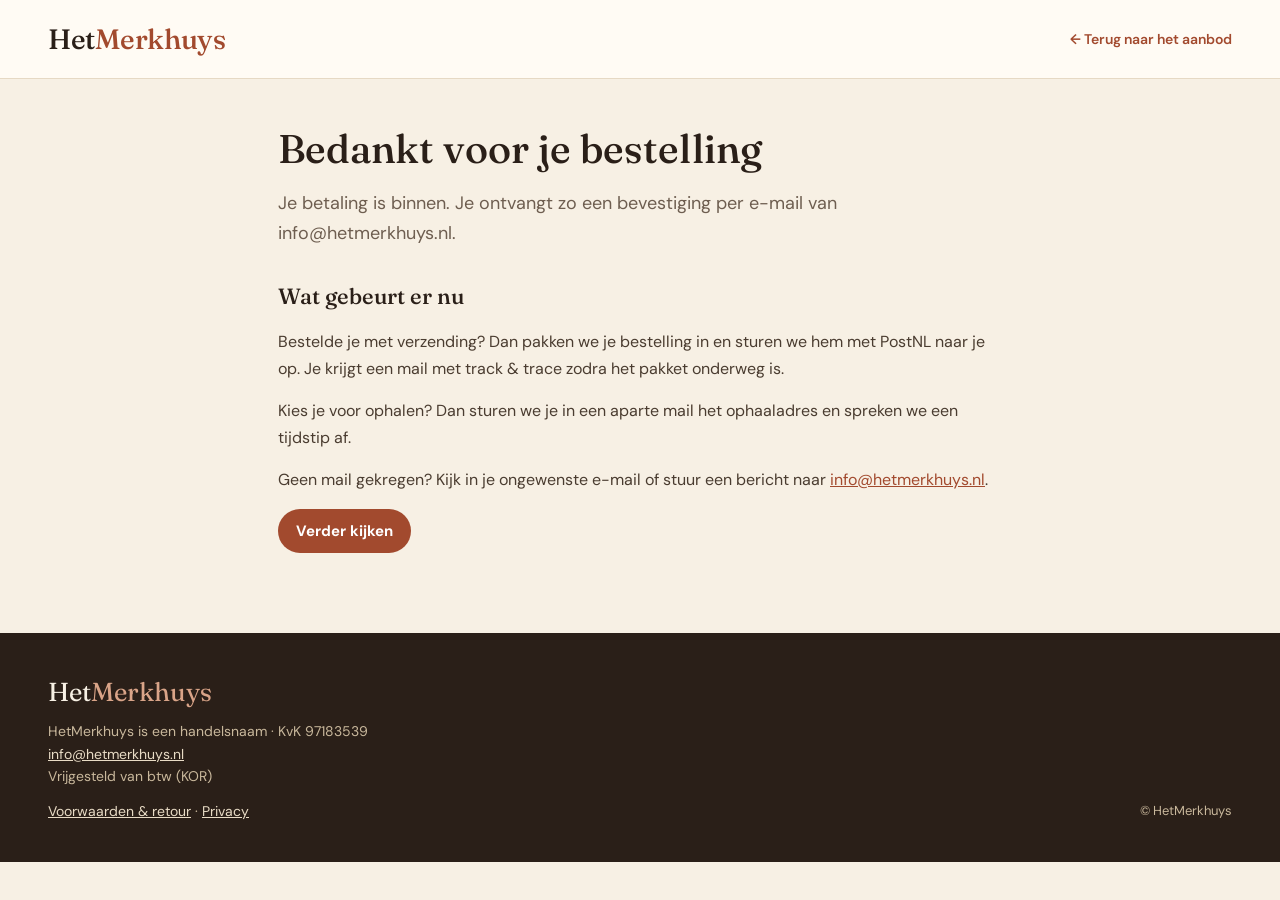
<file: bedankt.html>
<!DOCTYPE html>
<html lang="nl">
<head>
<meta charset="UTF-8">
<meta name="viewport" content="width=device-width, initial-scale=1.0">
<meta name="robots" content="noindex">
<title>Bedankt voor je bestelling — HetMerkhuys</title>
<link rel="preconnect" href="https://fonts.googleapis.com">
<link rel="preconnect" href="https://fonts.gstatic.com" crossorigin>
<link href="https://fonts.googleapis.com/css2?family=Fraunces:opsz,wght@9..144,400;9..144,500;9..144,600&family=DM+Sans:wght@400;500;600;700&display=swap" rel="stylesheet">
<link rel="stylesheet" href="style.css">
</head>
<body>
<header class="site-header">
  <div class="wrap header__inner">
    <a href="index.html" class="logo">Het<span>Merkhuys</span></a>
    <a class="legal__back" href="index.html">&larr; Terug naar het aanbod</a>
  </div>
</header>
<main class="wrap legal">
  <h1>Bedankt voor je bestelling</h1>
  <p class="legal__lead">Je betaling is binnen. Je ontvangt zo een bevestiging per e-mail van info@hetmerkhuys.nl.</p>
  <h2>Wat gebeurt er nu</h2>
  <p>Bestelde je met verzending? Dan pakken we je bestelling in en sturen we hem met PostNL naar je op. Je krijgt een mail met track &amp; trace zodra het pakket onderweg is.</p>
  <p>Kies je voor ophalen? Dan sturen we je in een aparte mail het ophaaladres en spreken we een tijdstip af.</p>
  <p>Geen mail gekregen? Kijk in je ongewenste e-mail of stuur een bericht naar <a href="mailto:info@hetmerkhuys.nl">info@hetmerkhuys.nl</a>.</p>
  <p><a class="btn" href="index.html">Verder kijken</a></p>
</main>
<footer class="site-footer">
  <div class="wrap footer__inner">
    <div>
      <div class="footer__logo">Het<span>Merkhuys</span></div>
      <p>HetMerkhuys is een handelsnaam &middot; KvK 97183539<br>
      <a href="mailto:info@hetmerkhuys.nl">info@hetmerkhuys.nl</a><br>
      Vrijgesteld van btw (KOR)</p>
      <p class="footer__links"><a href="voorwaarden.html">Voorwaarden &amp; retour</a> &middot; <a href="privacy.html">Privacy</a></p>
    </div>
    <p class="footer__note">&copy; HetMerkhuys</p>
  </div>
</footer>
<script>
  // Mandje leegmaken na een geslaagde bestelling.
  try { window.localStorage.removeItem("hetmerkhuys-cart-v2"); } catch (e) {}
</script>
</body>
</html>
</file>
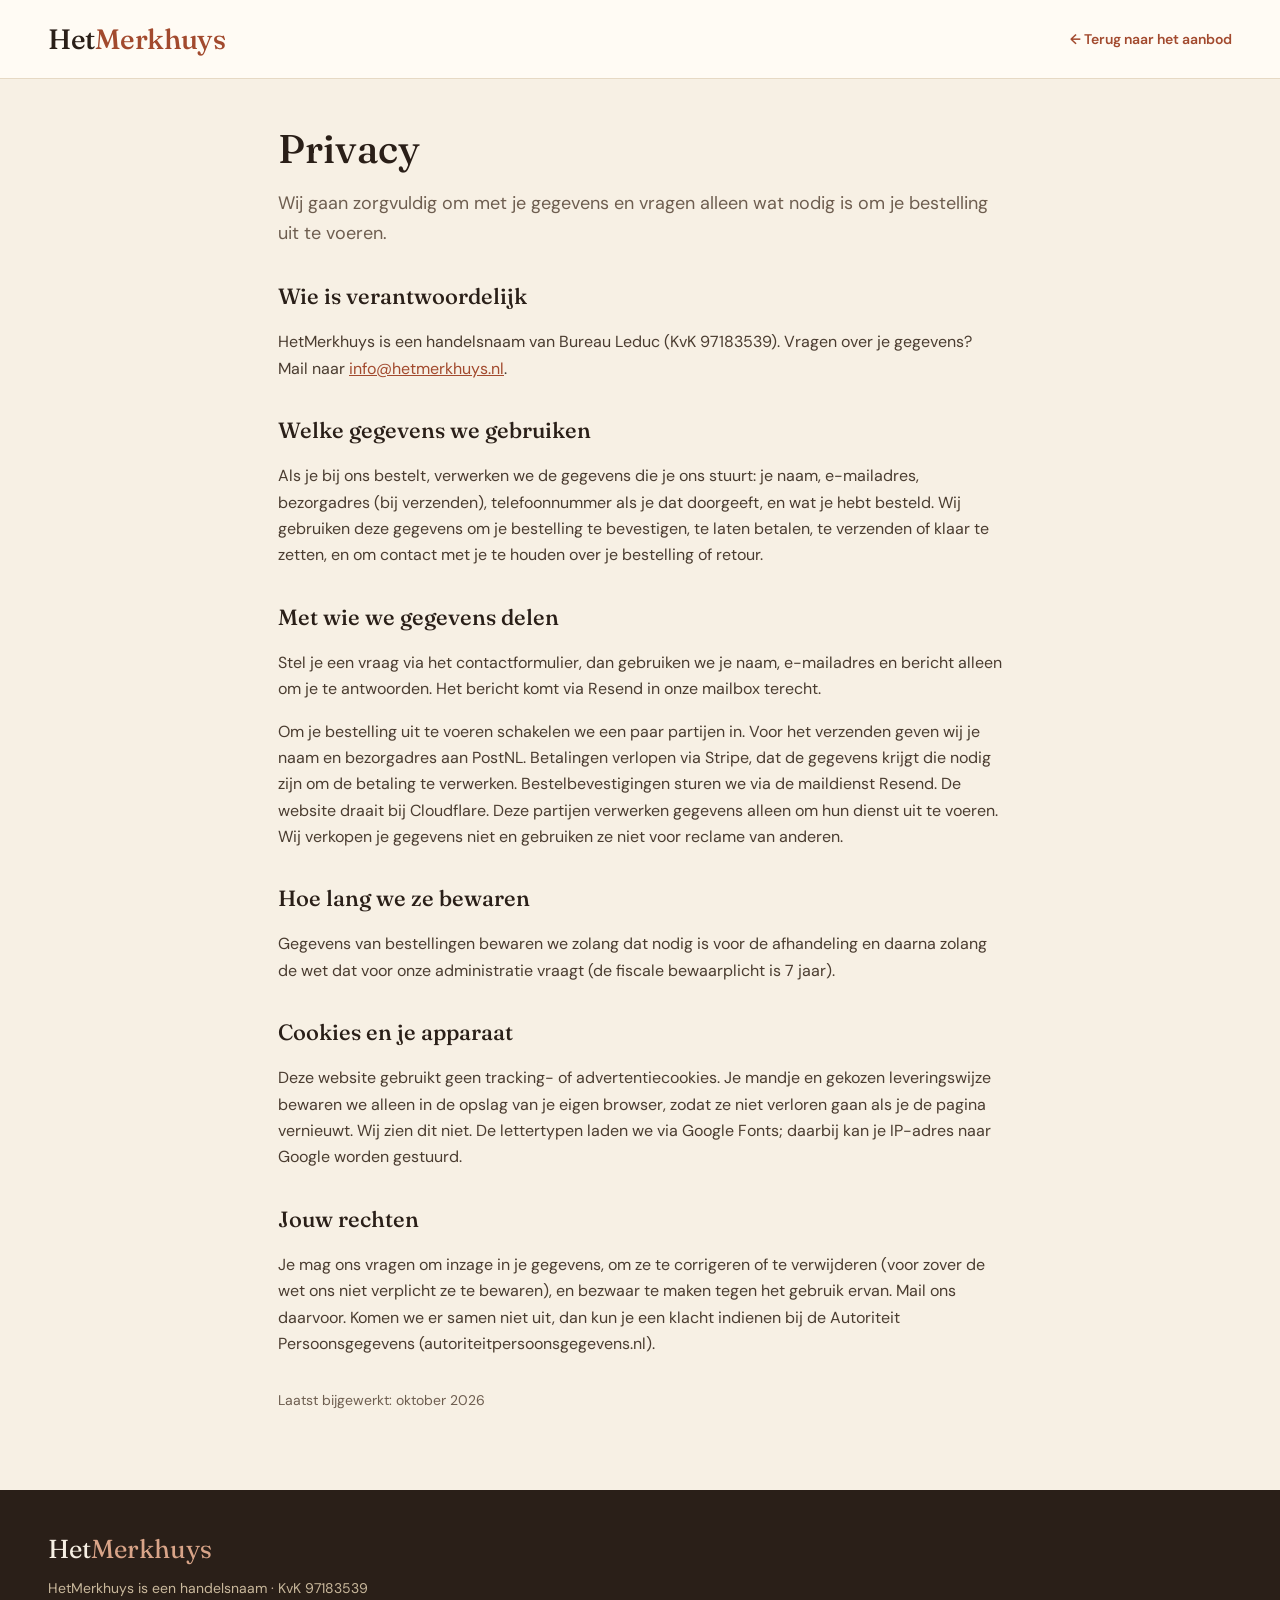
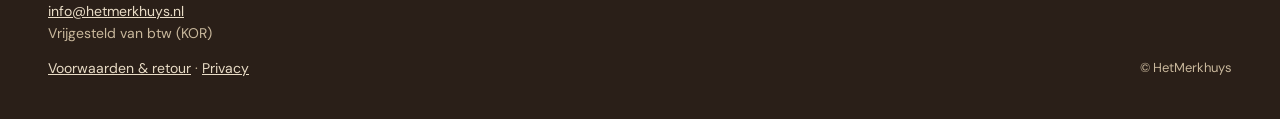
<file: privacy.html>
<!DOCTYPE html>
<html lang="nl">
<head>
<meta charset="UTF-8">
<meta name="viewport" content="width=device-width, initial-scale=1.0">
<title>Privacy — HetMerkhuys</title>
<meta name="description" content="Hoe HetMerkhuys omgaat met je gegevens.">
<link rel="preconnect" href="https://fonts.googleapis.com">
<link rel="preconnect" href="https://fonts.gstatic.com" crossorigin>
<link href="https://fonts.googleapis.com/css2?family=Fraunces:opsz,wght@9..144,400;9..144,500;9..144,600&family=DM+Sans:wght@400;500;600;700&display=swap" rel="stylesheet">
<link rel="icon" href="data:image/svg+xml,%3Csvg xmlns='http://www.w3.org/2000/svg' viewBox='0 0 100 100'%3E%3Crect width='100' height='100' rx='18' fill='%232A1F18'/%3E%3Ctext x='50' y='70' font-size='60' text-anchor='middle' fill='%23F7F0E4' font-family='Georgia,serif'%3EH%3C/text%3E%3C/svg%3E">
<link rel="stylesheet" href="style.css">
</head>
<body>
<header class="site-header">
  <div class="wrap header__inner">
    <a href="index.html" class="logo">Het<span>Merkhuys</span></a>
    <a class="legal__back" href="index.html">&larr; Terug naar het aanbod</a>
  </div>
</header>
<main class="wrap legal">
<h1>Privacy</h1>
<p class="legal__lead">Wij gaan zorgvuldig om met je gegevens en vragen alleen wat nodig is om je bestelling uit te voeren.</p>

<h2>Wie is verantwoordelijk</h2>
<p>HetMerkhuys is een handelsnaam van Bureau Leduc (KvK 97183539). Vragen over je gegevens? Mail naar <a href="mailto:info@hetmerkhuys.nl">info@hetmerkhuys.nl</a>.</p>

<h2>Welke gegevens we gebruiken</h2>
<p>Als je bij ons bestelt, verwerken we de gegevens die je ons stuurt: je naam, e-mailadres, bezorgadres (bij verzenden), telefoonnummer als je dat doorgeeft, en wat je hebt besteld. Wij gebruiken deze gegevens om je bestelling te bevestigen, te laten betalen, te verzenden of klaar te zetten, en om contact met je te houden over je bestelling of retour.</p>

<h2>Met wie we gegevens delen</h2>
<p>Stel je een vraag via het contactformulier, dan gebruiken we je naam, e-mailadres en bericht alleen om je te antwoorden. Het bericht komt via Resend in onze mailbox terecht.</p>
<p>Om je bestelling uit te voeren schakelen we een paar partijen in. Voor het verzenden geven wij je naam en bezorgadres aan PostNL. Betalingen verlopen via Stripe, dat de gegevens krijgt die nodig zijn om de betaling te verwerken. Bestelbevestigingen sturen we via de maildienst Resend. De website draait bij Cloudflare. Deze partijen verwerken gegevens alleen om hun dienst uit te voeren. Wij verkopen je gegevens niet en gebruiken ze niet voor reclame van anderen.</p>

<h2>Hoe lang we ze bewaren</h2>
<p>Gegevens van bestellingen bewaren we zolang dat nodig is voor de afhandeling en daarna zolang de wet dat voor onze administratie vraagt (de fiscale bewaarplicht is 7 jaar).</p>

<h2>Cookies en je apparaat</h2>
<p>Deze website gebruikt geen tracking- of advertentiecookies. Je mandje en gekozen leveringswijze bewaren we alleen in de opslag van je eigen browser, zodat ze niet verloren gaan als je de pagina vernieuwt. Wij zien dit niet. De lettertypen laden we via Google Fonts; daarbij kan je IP-adres naar Google worden gestuurd.</p>

<h2>Jouw rechten</h2>
<p>Je mag ons vragen om inzage in je gegevens, om ze te corrigeren of te verwijderen (voor zover de wet ons niet verplicht ze te bewaren), en bezwaar te maken tegen het gebruik ervan. Mail ons daarvoor. Komen we er samen niet uit, dan kun je een klacht indienen bij de Autoriteit Persoonsgegevens (autoriteitpersoonsgegevens.nl).</p>
<p class="legal__date">Laatst bijgewerkt: oktober 2026</p>
</main>
<footer class="site-footer">
  <div class="wrap footer__inner">
    <div>
      <div class="footer__logo">Het<span>Merkhuys</span></div>
      <p>HetMerkhuys is een handelsnaam &middot; KvK 97183539<br>
      <a href="mailto:info@hetmerkhuys.nl">info@hetmerkhuys.nl</a><br>
      Vrijgesteld van btw (KOR)</p>
      <p class="footer__links"><a href="voorwaarden.html">Voorwaarden &amp; retour</a> &middot; <a href="privacy.html">Privacy</a></p>
    </div>
    <p class="footer__note">&copy; HetMerkhuys</p>
  </div>
</footer>
</body>
</html>
</file>
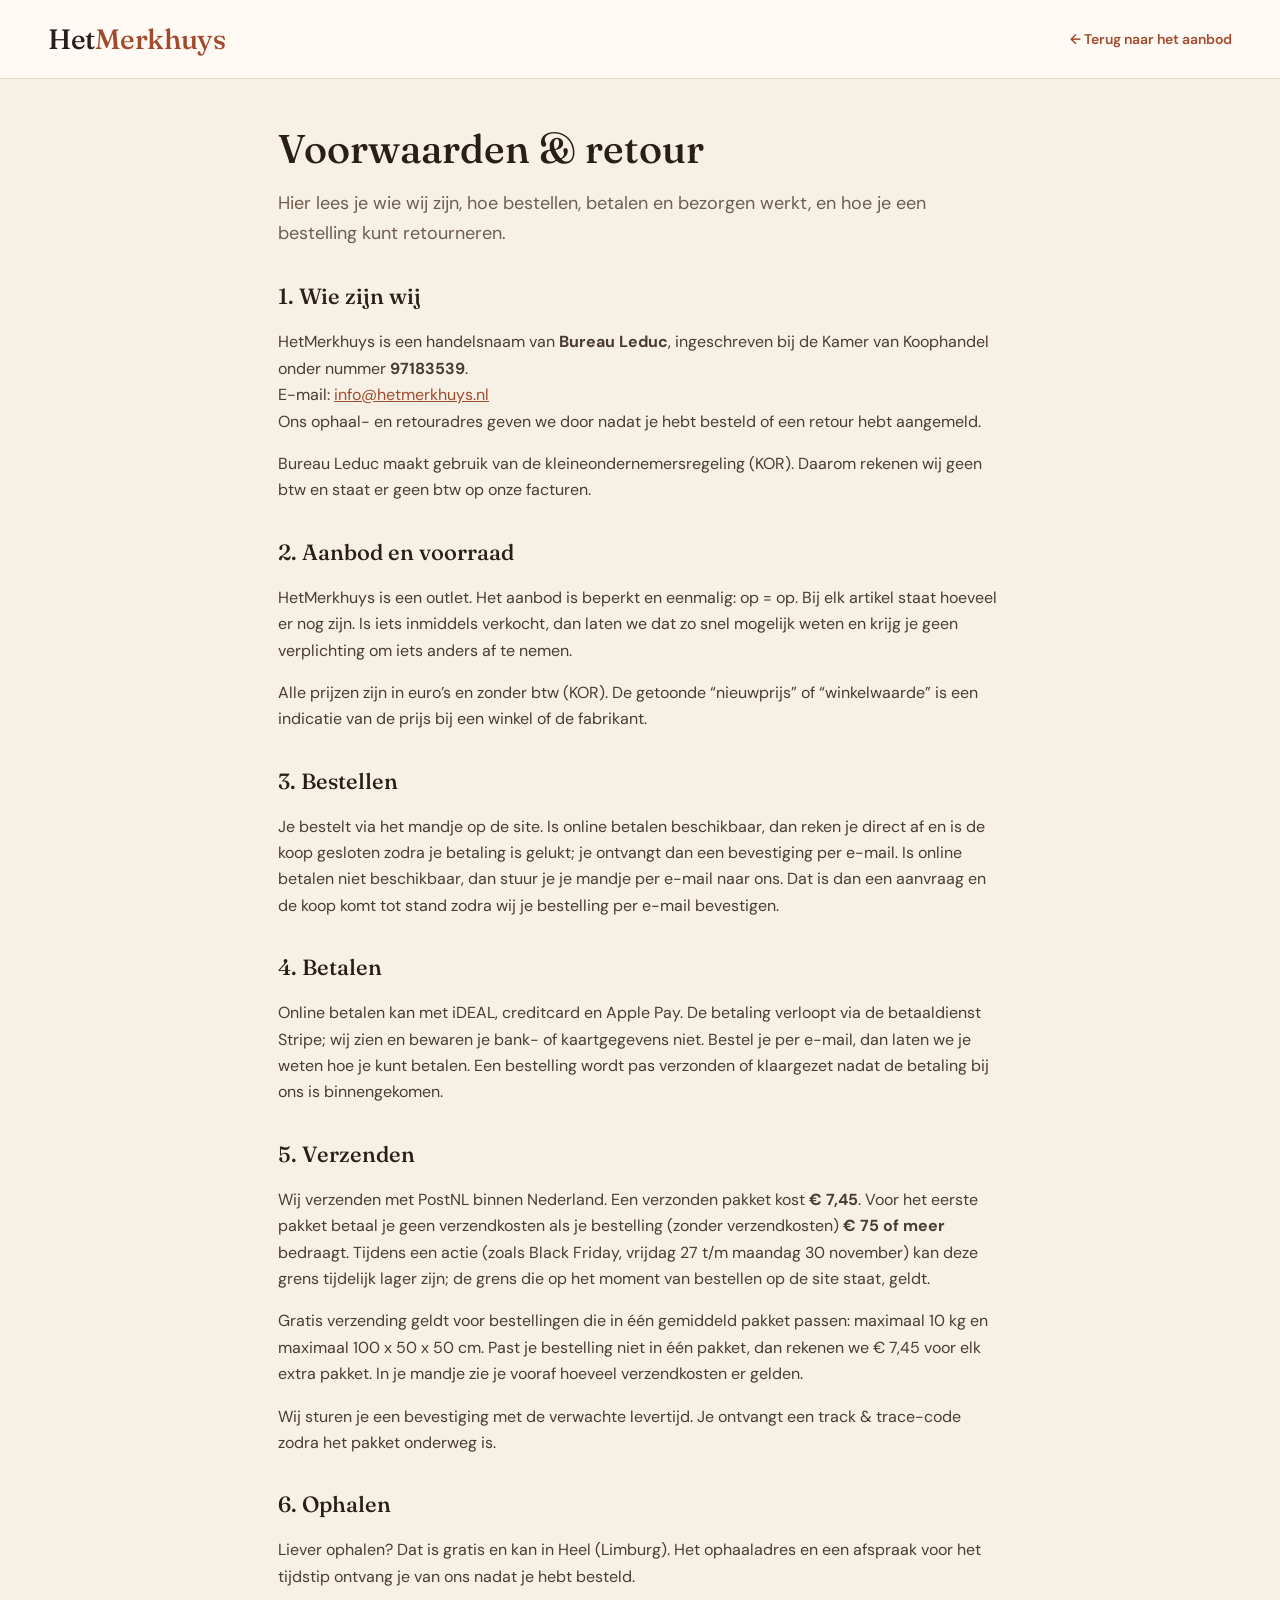
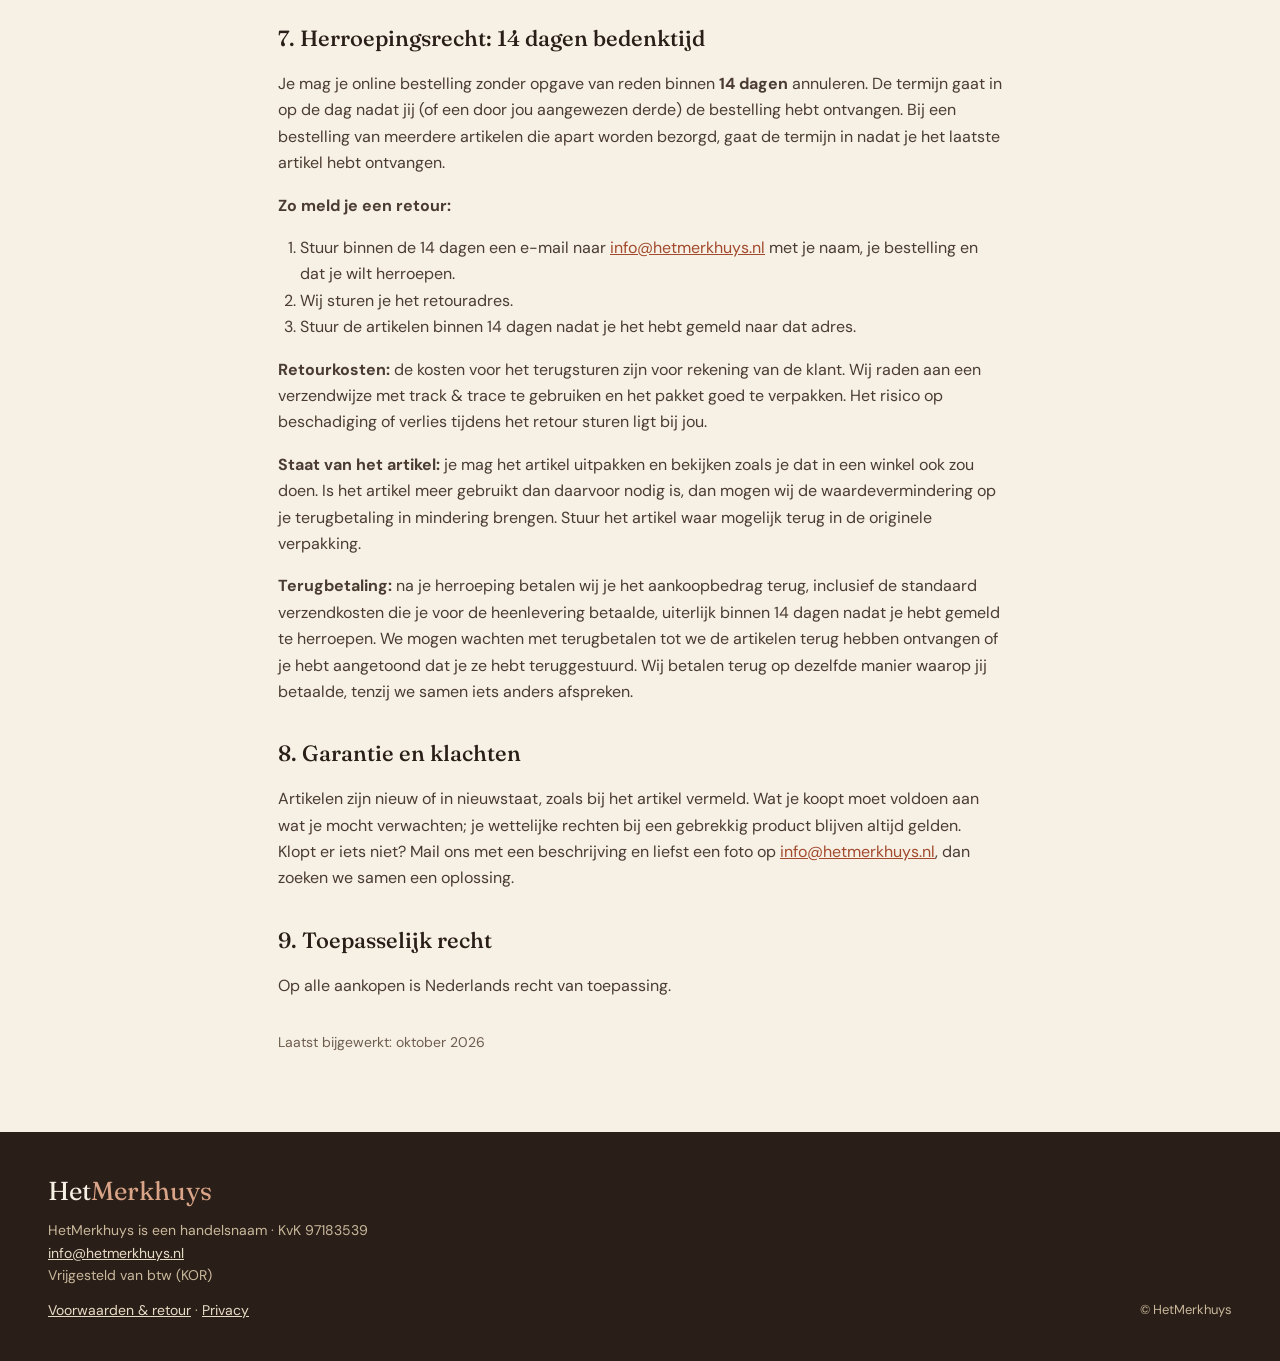
<file: voorwaarden.html>
<!DOCTYPE html>
<html lang="nl">
<head>
<meta charset="UTF-8">
<meta name="viewport" content="width=device-width, initial-scale=1.0">
<title>Voorwaarden & retour — HetMerkhuys</title>
<meta name="description" content="Voorwaarden, verzending, betaling en retour bij HetMerkhuys.">
<link rel="preconnect" href="https://fonts.googleapis.com">
<link rel="preconnect" href="https://fonts.gstatic.com" crossorigin>
<link href="https://fonts.googleapis.com/css2?family=Fraunces:opsz,wght@9..144,400;9..144,500;9..144,600&family=DM+Sans:wght@400;500;600;700&display=swap" rel="stylesheet">
<link rel="icon" href="data:image/svg+xml,%3Csvg xmlns='http://www.w3.org/2000/svg' viewBox='0 0 100 100'%3E%3Crect width='100' height='100' rx='18' fill='%232A1F18'/%3E%3Ctext x='50' y='70' font-size='60' text-anchor='middle' fill='%23F7F0E4' font-family='Georgia,serif'%3EH%3C/text%3E%3C/svg%3E">
<link rel="stylesheet" href="style.css">
</head>
<body>
<header class="site-header">
  <div class="wrap header__inner">
    <a href="index.html" class="logo">Het<span>Merkhuys</span></a>
    <a class="legal__back" href="index.html">&larr; Terug naar het aanbod</a>
  </div>
</header>
<main class="wrap legal">
<h1>Voorwaarden &amp; retour</h1>
<p class="legal__lead">Hier lees je wie wij zijn, hoe bestellen, betalen en bezorgen werkt, en hoe je een bestelling kunt retourneren.</p>

<h2>1. Wie zijn wij</h2>
<p>HetMerkhuys is een handelsnaam van <strong>Bureau Leduc</strong>, ingeschreven bij de Kamer van Koophandel onder nummer <strong>97183539</strong>.<br>
E-mail: <a href="mailto:info@hetmerkhuys.nl">info@hetmerkhuys.nl</a><br>
Ons ophaal- en retouradres geven we door nadat je hebt besteld of een retour hebt aangemeld.</p>
<p>Bureau Leduc maakt gebruik van de kleineondernemersregeling (KOR). Daarom rekenen wij geen btw en staat er geen btw op onze facturen.</p>

<h2>2. Aanbod en voorraad</h2>
<p>HetMerkhuys is een outlet. Het aanbod is beperkt en eenmalig: op = op. Bij elk artikel staat hoeveel er nog zijn. Is iets inmiddels verkocht, dan laten we dat zo snel mogelijk weten en krijg je geen verplichting om iets anders af te nemen.</p>
<p>Alle prijzen zijn in euro&rsquo;s en zonder btw (KOR). De getoonde &ldquo;nieuwprijs&rdquo; of &ldquo;winkelwaarde&rdquo; is een indicatie van de prijs bij een winkel of de fabrikant.</p>

<h2>3. Bestellen</h2>
<p>Je bestelt via het mandje op de site. Is online betalen beschikbaar, dan reken je direct af en is de koop gesloten zodra je betaling is gelukt; je ontvangt dan een bevestiging per e-mail. Is online betalen niet beschikbaar, dan stuur je je mandje per e-mail naar ons. Dat is dan een aanvraag en de koop komt tot stand zodra wij je bestelling per e-mail bevestigen.</p>

<h2>4. Betalen</h2>
<p>Online betalen kan met iDEAL, creditcard en Apple Pay. De betaling verloopt via de betaaldienst Stripe; wij zien en bewaren je bank- of kaartgegevens niet. Bestel je per e-mail, dan laten we je weten hoe je kunt betalen. Een bestelling wordt pas verzonden of klaargezet nadat de betaling bij ons is binnengekomen.</p>

<h2>5. Verzenden</h2>
<p>Wij verzenden met PostNL binnen Nederland. Een verzonden pakket kost <strong>&euro; 7,45</strong>. Voor het eerste pakket betaal je geen verzendkosten als je bestelling (zonder verzendkosten) <strong>&euro; 75 of meer</strong> bedraagt. Tijdens een actie (zoals Black Friday, vrijdag 27 t/m maandag 30 november) kan deze grens tijdelijk lager zijn; de grens die op het moment van bestellen op de site staat, geldt.</p>
<p>Gratis verzending geldt voor bestellingen die in &eacute;&eacute;n gemiddeld pakket passen: maximaal 10 kg en maximaal 100 x 50 x 50 cm. Past je bestelling niet in &eacute;&eacute;n pakket, dan rekenen we &euro; 7,45 voor elk extra pakket. In je mandje zie je vooraf hoeveel verzendkosten er gelden.</p>
<p>Wij sturen je een bevestiging met de verwachte levertijd. Je ontvangt een track &amp; trace-code zodra het pakket onderweg is.</p>

<h2>6. Ophalen</h2>
<p>Liever ophalen? Dat is gratis en kan in Heel (Limburg). Het ophaaladres en een afspraak voor het tijdstip ontvang je van ons nadat je hebt besteld.</p>

<h2>7. Herroepingsrecht: 14 dagen bedenktijd</h2>
<p>Je mag je online bestelling zonder opgave van reden binnen <strong>14 dagen</strong> annuleren. De termijn gaat in op de dag nadat jij (of een door jou aangewezen derde) de bestelling hebt ontvangen. Bij een bestelling van meerdere artikelen die apart worden bezorgd, gaat de termijn in nadat je het laatste artikel hebt ontvangen.</p>
<p><strong>Zo meld je een retour:</strong></p>
<ol>
  <li>Stuur binnen de 14 dagen een e-mail naar <a href="mailto:info@hetmerkhuys.nl">info@hetmerkhuys.nl</a> met je naam, je bestelling en dat je wilt herroepen.</li>
  <li>Wij sturen je het retouradres.</li>
  <li>Stuur de artikelen binnen 14 dagen nadat je het hebt gemeld naar dat adres.</li>
</ol>
<p><strong>Retourkosten:</strong> de kosten voor het terugsturen zijn voor rekening van de klant. Wij raden aan een verzendwijze met track &amp; trace te gebruiken en het pakket goed te verpakken. Het risico op beschadiging of verlies tijdens het retour sturen ligt bij jou.</p>
<p><strong>Staat van het artikel:</strong> je mag het artikel uitpakken en bekijken zoals je dat in een winkel ook zou doen. Is het artikel meer gebruikt dan daarvoor nodig is, dan mogen wij de waardevermindering op je terugbetaling in mindering brengen. Stuur het artikel waar mogelijk terug in de originele verpakking.</p>
<p><strong>Terugbetaling:</strong> na je herroeping betalen wij je het aankoopbedrag terug, inclusief de standaard verzendkosten die je voor de heenlevering betaalde, uiterlijk binnen 14 dagen nadat je hebt gemeld te herroepen. We mogen wachten met terugbetalen tot we de artikelen terug hebben ontvangen of je hebt aangetoond dat je ze hebt teruggestuurd. Wij betalen terug op dezelfde manier waarop jij betaalde, tenzij we samen iets anders afspreken.</p>

<h2>8. Garantie en klachten</h2>
<p>Artikelen zijn nieuw of in nieuwstaat, zoals bij het artikel vermeld. Wat je koopt moet voldoen aan wat je mocht verwachten; je wettelijke rechten bij een gebrekkig product blijven altijd gelden. Klopt er iets niet? Mail ons met een beschrijving en liefst een foto op <a href="mailto:info@hetmerkhuys.nl">info@hetmerkhuys.nl</a>, dan zoeken we samen een oplossing.</p>

<h2>9. Toepasselijk recht</h2>
<p>Op alle aankopen is Nederlands recht van toepassing.</p>
<p class="legal__date">Laatst bijgewerkt: oktober 2026</p>
</main>
<footer class="site-footer">
  <div class="wrap footer__inner">
    <div>
      <div class="footer__logo">Het<span>Merkhuys</span></div>
      <p>HetMerkhuys is een handelsnaam &middot; KvK 97183539<br>
      <a href="mailto:info@hetmerkhuys.nl">info@hetmerkhuys.nl</a><br>
      Vrijgesteld van btw (KOR)</p>
      <p class="footer__links"><a href="voorwaarden.html">Voorwaarden &amp; retour</a> &middot; <a href="privacy.html">Privacy</a></p>
    </div>
    <p class="footer__note">&copy; HetMerkhuys</p>
  </div>
</footer>
</body>
</html>
</file>
<file: style.css>
/* ============================================
   HetMerkhuys — warme, rustige webshop
   Kleuren: crème, terracotta, donkerbruin, saliegroen
   ============================================ */

:root {
  --bg: #F7F0E4;
  --surface: #FFFBF4;
  --tan: #EDE1CF;
  --tan-2: #EFE4D3;
  --line: #E6D9C4;
  --line-2: #D6C7AE;
  --text: #2A1F18;
  --text-2: #4A3C30;
  --muted: #6E5E50;
  --accent: #A24A2E;
  --accent-dark: #8C3E25;
  --olive: #3B4A35;
  --olive-bg: #E4E8D8;
  --green: #5E8A4A;
  --serif: 'Fraunces', Georgia, 'Times New Roman', serif;
  --sans: 'DM Sans', system-ui, -apple-system, 'Segoe UI', sans-serif;
}

*, *::before, *::after { box-sizing: border-box; }

html { scroll-behavior: smooth; }

body {
  margin: 0;
  background: var(--bg);
  color: var(--text);
  font-family: var(--sans);
  font-size: 16px;
  line-height: 1.5;
  -webkit-font-smoothing: antialiased;
}

body.is-locked { overflow: hidden; }

img { max-width: 100%; display: block; }
button, input { font-family: inherit; }
button { cursor: pointer; }
a { color: inherit; }

button:focus-visible, a:focus-visible, input:focus-visible, [tabindex]:focus-visible {
  outline: 3px solid var(--accent);
  outline-offset: 2px;
}

.wrap { max-width: 1280px; margin: 0 auto; padding-left: 48px; padding-right: 48px; }

.skip-link {
  position: absolute; left: -9999px; top: 8px; z-index: 500;
  background: var(--text); color: var(--bg); padding: 10px 16px; border-radius: 8px;
}
.skip-link:focus { left: 8px; }

/* ---- Vertrouwensbalk ---- */
.usp-bar {
  background: var(--text); color: var(--bg); font-size: 13px;
  padding: 10px 24px; display: flex; justify-content: center; gap: 28px; flex-wrap: wrap; text-align: center;
}

/* ---- Header ---- */
.site-header { background: var(--surface); border-bottom: 1px solid var(--line); }
.header__inner { display: flex; align-items: center; gap: 24px; flex-wrap: wrap; padding-top: 18px; padding-bottom: 18px; }

.logo {
  font-family: var(--serif); font-size: 28px; font-weight: 500;
  color: var(--text); text-decoration: none; letter-spacing: -0.01em;
}
.logo span { color: var(--accent); }

.search {
  flex: 1 1 280px; max-width: 480px; margin: 0 auto;
  display: flex; align-items: center; gap: 10px;
  background: var(--bg); border: 1px solid #E0D2BC; border-radius: 999px;
  padding: 0 18px; height: 46px; color: var(--muted);
}
.search input {
  flex: 1; min-width: 0; height: 100%; border: 0; background: transparent;
  font-size: 15px; color: var(--text); outline: none;
}
.search:focus-within { outline: 3px solid var(--accent); outline-offset: 2px; }

.cart-pill {
  display: inline-flex; align-items: center; gap: 10px; margin-left: auto;
  background: var(--text); color: var(--bg); border: 0; border-radius: 999px;
  padding: 0 20px; height: 46px; font-size: 15px; font-weight: 600;
}
.cart-pill__total { opacity: .7; font-weight: 500; }

/* ---- Outlet-banner ---- */
.outlet { background: var(--accent); color: #fff; }
.outlet__inner { display: flex; align-items: center; justify-content: center; gap: 16px; padding-top: 14px; padding-bottom: 14px; }
.outlet__tag {
  flex: none; background: var(--surface); color: var(--accent-dark); font-family: var(--serif);
  font-size: 20px; font-weight: 600; letter-spacing: .14em; text-transform: uppercase;
  padding: 4px 16px; border-radius: 999px;
}
.outlet p { margin: 0; font-size: 15px; line-height: 1.5; max-width: 760px; }

/* ---- Intro ---- */
.intro { display: flex; gap: 48px; align-items: flex-end; flex-wrap: wrap; padding-top: 56px; padding-bottom: 24px; }
.intro__text { flex: 1 1 520px; min-width: 0; }
.eyebrow { margin: 0 0 14px; font-size: 13px; letter-spacing: .16em; text-transform: uppercase; color: var(--accent); font-weight: 600; }
.intro h1 {
  margin: 0 0 18px; font-family: var(--serif); font-size: 52px; line-height: 1.08;
  font-weight: 500; letter-spacing: -0.015em; max-width: 640px;
}
.intro__lead { margin: 0; font-size: 18px; line-height: 1.6; color: #5A4A3D; max-width: 560px; }

.stats { display: flex; gap: 16px; flex-wrap: wrap; }
.stat { background: var(--tan-2); border-radius: 16px; padding: 18px 22px; min-width: 130px; }
.stat__num { font-family: var(--serif); font-size: 34px; font-weight: 500; line-height: 1; }
.stat__label { margin-top: 6px; font-size: 14px; color: #5A4A3D; }

/* ---- Categorieën ---- */
.cats { padding-top: 24px; padding-bottom: 8px; }
.cats__row { display: flex; gap: 12px; flex-wrap: wrap; }
.pill {
  display: inline-flex; align-items: center; gap: 10px; height: 48px; padding: 0 22px;
  border-radius: 999px; border: 1.5px solid var(--line-2); background: var(--surface);
  color: var(--text); font-size: 16px; font-weight: 600;
}
.pill__count { color: var(--muted); font-weight: 500; }
.pill:hover { border-color: var(--text); }
.pill[aria-pressed="true"] { background: var(--text); border-color: var(--text); color: var(--bg); }
.pill[aria-pressed="true"] .pill__count { color: var(--bg); opacity: .7; }

/* ---- Producten ---- */
.products { padding-top: 24px; padding-bottom: 72px; }
.products__count { margin: 0 0 20px; font-size: 14px; color: var(--muted); }

.no-results {
  background: var(--surface); border: 1px dashed var(--line-2); border-radius: 18px;
  padding: 48px 24px; text-align: center; color: #5A4A3D; margin-bottom: 24px;
}
.no-results p { margin: 0; font-size: 15px; }
.no-results .no-results__title { font-family: var(--serif); font-size: 24px; margin-bottom: 6px; color: var(--text); }

.grid { display: grid; grid-template-columns: repeat(4, minmax(0, 1fr)); gap: 32px 24px; }

.tile {
  display: flex; flex-direction: column; background: var(--surface);
  border: 1px solid var(--line); border-radius: 18px; overflow: hidden;
  transition: box-shadow .2s ease, transform .2s ease;
}
.tile:hover { box-shadow: 0 16px 36px rgba(60, 40, 25, .14); transform: translateY(-3px); }

.tile__media { position: relative; aspect-ratio: 1 / 1; background: var(--tan); overflow: hidden; }
.tile__open { position: absolute; inset: 0; width: 100%; height: 100%; padding: 0; border: 0; background: transparent; display: block; }
.tile__open img { width: 100%; height: 100%; object-fit: contain; }
.tile__img2 { position: absolute; inset: 0; background: var(--tan); opacity: 0; transition: opacity .25s ease; }
.tile__media:hover .tile__img2, .tile__media:focus-within .tile__img2 { opacity: 1; }
.tile__nophoto {
  position: absolute; inset: 20px; border: 2px dashed #C9B89C; border-radius: 12px;
  display: flex; align-items: center; justify-content: center; color: var(--muted); font-size: 15px;
}

.badges { position: absolute; left: 12px; top: 12px; display: flex; flex-direction: column; align-items: flex-start; gap: 6px; pointer-events: none; }
.badge { font-size: 12px; font-weight: 700; padding: 5px 11px; border-radius: 999px; }
.badge--last { background: var(--accent); color: #fff; }
.badge--stock { background: var(--surface); color: var(--olive); display: inline-flex; align-items: center; gap: 6px; padding-left: 9px; box-shadow: 0 1px 3px rgba(60, 40, 25, .15); }
.badge--stock::before { content: ""; width: 8px; height: 8px; border-radius: 50%; background: var(--green); }
.badge--note { background: var(--text); color: var(--bg); font-weight: 600; }

.photocount {
  position: absolute; right: 12px; top: 12px; display: inline-flex; align-items: center; gap: 6px;
  background: rgba(42, 31, 24, .78); color: var(--bg); font-size: 12px; font-weight: 600;
  padding: 5px 10px; border-radius: 999px; pointer-events: none;
}

.tile__body { padding: 16px 18px 18px; display: flex; flex-direction: column; gap: 6px; flex: 1; }
.tile__brand { font-size: 11px; letter-spacing: .14em; text-transform: uppercase; color: var(--muted); font-weight: 600; }
.tile__name { margin: 0; }
.tile__name button {
  padding: 0; border: 0; background: none; text-align: left; color: var(--text);
  font-family: var(--serif); font-size: 20px; line-height: 1.2; font-weight: 500;
}
.tile__name button:hover { text-decoration: underline; text-underline-offset: 3px; }
.tile__spec { font-size: 14px; color: var(--muted); line-height: 1.4; }

.tile__buy { margin-top: auto; padding-top: 12px; display: flex; flex-direction: column; gap: 8px; }
.tile__buyrow { display: flex; align-items: center; justify-content: space-between; gap: 10px; }
.tile__price { font-family: var(--serif); font-size: 24px; font-weight: 500; line-height: 1.1; }
.tile__staffel { font-size: 13px; font-weight: 600; color: var(--accent-dark); }

.btn {
  display: inline-flex; align-items: center; justify-content: center; border: 0; border-radius: 999px;
  height: 44px; padding: 0 18px; font-size: 15px; font-weight: 700; white-space: nowrap; text-decoration: none;
  background: var(--accent); color: #fff; transition: background .15s ease;
}
.btn:hover { background: var(--text); }
.btn--accent { background: var(--accent); }
.btn--block { width: 100%; height: 52px; font-size: 16px; }
.btn[aria-disabled="true"] { opacity: .45; pointer-events: none; }
.tag-full {
  height: 44px; padding: 0 16px; border-radius: 999px; background: var(--olive-bg); color: var(--olive);
  font-size: 14px; font-weight: 700; display: inline-flex; align-items: center; white-space: nowrap;
}

/* ---- Zo bestel je ---- */
.how { background: var(--tan-2); }
.how__inner { display: flex; gap: 40px; flex-wrap: wrap; align-items: flex-start; padding-top: 48px; padding-bottom: 48px; }
.how h2 { margin: 0; flex: 1 1 260px; font-family: var(--serif); font-size: 30px; line-height: 1.15; font-weight: 500; }
.how__steps { flex: 2 1 560px; margin: 0; padding: 0; list-style: none; display: grid; grid-template-columns: repeat(3, minmax(0, 1fr)); gap: 24px; }
.how__num { display: block; font-family: var(--serif); font-size: 28px; color: var(--accent); }
.how__steps p { margin: 4px 0 0; font-size: 15px; line-height: 1.55; color: #5A4A3D; }

/* ---- Footer ---- */
.site-footer { background: var(--text); color: #E9DCC6; }
.footer__inner { display: flex; gap: 32px; flex-wrap: wrap; justify-content: space-between; align-items: flex-end; padding-top: 40px; padding-bottom: 40px; }
.footer__logo { font-family: var(--serif); font-size: 26px; color: var(--bg); }
.footer__logo span { color: #D9A488; }
.site-footer p { margin: 8px 0 0; font-size: 14px; line-height: 1.6; color: #C9B89C; }
.footer__note { font-size: 13px !important; margin: 0 !important; }

/* ---- Mandjebalk ---- */
.cartbar { position: fixed; left: 0; right: 0; bottom: 16px; z-index: 40; display: flex; justify-content: center; padding: 0 16px; pointer-events: none; }
.cartbar[hidden] { display: none; }
.cartbar__inner {
  pointer-events: auto; display: flex; align-items: center; gap: 20px; flex-wrap: wrap; justify-content: center;
  background: var(--text); color: var(--bg); border-radius: 999px; padding: 10px 10px 10px 26px;
  box-shadow: 0 14px 36px rgba(42, 31, 24, .35); font-size: 15px; font-weight: 600;
}
.cartbar .btn { height: 46px; padding: 0 24px; }
.cartbar .btn:hover { background: var(--accent-dark); }

/* ---- Melding ---- */
.toast {
  position: fixed; left: 50%; bottom: 96px; z-index: 300; transform: translate(-50%, 12px);
  background: var(--olive); color: #fff; padding: 12px 20px; border-radius: 999px; font-size: 14px; font-weight: 600;
  opacity: 0; pointer-events: none; transition: opacity .2s ease, transform .2s ease; max-width: calc(100% - 32px); text-align: center;
}
.toast.is-visible { opacity: 1; transform: translate(-50%, 0); }

/* ---- Mandje-zijpaneel ---- */
.overlay { position: fixed; inset: 0; z-index: 150; background: rgba(42, 31, 24, .55); opacity: 0; transition: opacity .25s ease; }
.overlay[hidden] { display: none; }
.overlay.is-visible { opacity: 1; }

.drawer {
  position: fixed; top: 0; right: 0; bottom: 0; z-index: 160; width: min(440px, 100%);
  background: var(--surface); display: flex; flex-direction: column;
  transform: translateX(100%); transition: transform .25s ease; visibility: hidden;
  box-shadow: -20px 0 60px rgba(42, 31, 24, .25);
}
.drawer.is-open { transform: none; visibility: visible; }
.drawer__head { display: flex; align-items: center; justify-content: space-between; padding: 20px 24px; border-bottom: 1px solid var(--line); }
.drawer__head h2 { margin: 0; font-family: var(--serif); font-size: 26px; font-weight: 500; }
.iconbtn {
  width: 44px; height: 44px; border-radius: 50%; border: 0; background: #F1E6D6; color: var(--text);
  display: inline-flex; align-items: center; justify-content: center;
}
.drawer__empty { margin: 0; padding: 32px 24px; color: var(--muted); }
.drawer__items { list-style: none; margin: 0; padding: 0; flex: 1; overflow-y: auto; }
.drawer__empty[hidden], .drawer__items[hidden] { display: none; }

.line { display: grid; grid-template-columns: 64px 1fr auto; gap: 14px; padding: 16px 24px; border-bottom: 1px solid var(--line); align-items: start; }
.line__img { width: 64px; height: 64px; border-radius: 10px; background: var(--tan); overflow: hidden; }
.line__img img { width: 100%; height: 100%; object-fit: contain; }
.line__name { margin: 0; font-family: var(--serif); font-size: 17px; line-height: 1.25; }
.line__meta { margin: 2px 0 0; font-size: 13px; color: var(--muted); }
.line__save { margin: 2px 0 0; font-size: 13px; font-weight: 600; color: var(--olive); }
.line__side { text-align: right; font-weight: 700; }
.line__ctrl { display: flex; align-items: center; gap: 12px; margin-top: 8px; }
.stepper { display: inline-flex; align-items: center; border: 1.5px solid var(--line-2); border-radius: 999px; background: #fff; height: 38px; }
.stepper button { width: 38px; height: 100%; border: 0; background: none; border-radius: 999px; display: inline-flex; align-items: center; justify-content: center; color: var(--text); }
.stepper button:disabled { opacity: .35; cursor: not-allowed; }
.stepper span { min-width: 24px; text-align: center; font-weight: 700; }
.line__remove { border: 0; background: none; padding: 0; font-size: 13px; color: var(--muted); text-decoration: underline; text-underline-offset: 3px; }

.drawer__foot { padding: 20px 24px 24px; border-top: 1px solid var(--line); background: var(--surface); }
.delivery { border: 0; margin: 0 0 14px; padding: 0; display: grid; gap: 8px; }
.delivery legend { padding: 0; margin-bottom: 8px; font-size: 12px; letter-spacing: .12em; text-transform: uppercase; font-weight: 700; color: var(--muted); }
.delivery__opt { display: flex; align-items: center; gap: 10px; border: 1.5px solid var(--line-2); border-radius: 12px; padding: 10px 14px; background: #fff; cursor: pointer; font-weight: 600; }
.delivery__opt:has(input:checked) { border-color: var(--text); background: #FBF4E8; }
.delivery__opt input { accent-color: var(--accent); width: 18px; height: 18px; margin: 0; }
.delivery__opt small { color: var(--muted); font-weight: 500; }
.drawer__row { display: flex; justify-content: space-between; font-size: 15px; margin-bottom: 4px; color: var(--text-2); }
.drawer__shiphint { margin: 4px 0 10px; font-size: 13px; font-weight: 600; color: var(--olive); min-height: 0; }
.drawer__shiphint:empty { display: none; }
.drawer__total { display: flex; justify-content: space-between; align-items: baseline; font-size: 17px; margin-bottom: 8px; }
.drawer__total strong { font-family: var(--serif); font-size: 28px; font-weight: 500; }
.drawer__hint { margin: 0 0 16px; font-size: 13px; color: var(--muted); line-height: 1.5; }

/* ---- Productdetail ---- */
.modal { position: fixed; inset: 0; z-index: 200; background: rgba(42, 31, 24, .6); overflow-y: auto; display: flex; align-items: flex-start; justify-content: center; padding: 4vh 20px; }
.modal[hidden] { display: none; }
.modal__box {
  position: relative; width: 100%; max-width: 1060px; background: var(--surface); border-radius: 24px; padding: 32px;
  box-shadow: 0 30px 80px rgba(42, 31, 24, .4); display: grid; grid-template-columns: minmax(0, 1.05fr) minmax(0, 1fr); gap: 40px;
}
.modal__box:focus { outline: none; }
.modal__close { position: absolute; right: 14px; top: 14px; z-index: 2; }

.gallery__main { aspect-ratio: 1 / 1; background: var(--tan); border-radius: 16px; overflow: hidden; display: flex; align-items: center; justify-content: center; color: var(--muted); }
.gallery__main img { width: 100%; height: 100%; object-fit: contain; }
.gallery__thumbs { display: flex; gap: 10px; margin-top: 12px; flex-wrap: wrap; }
.thumb { width: 76px; height: 76px; padding: 0; border-radius: 12px; border: 2.5px solid transparent; background: var(--tan); overflow: hidden; }
.thumb img { width: 100%; height: 100%; object-fit: contain; }
.thumb:hover { border-color: #8A7B6C; }
.thumb[aria-pressed="true"] { border-color: var(--text); }

.info { min-width: 0; display: flex; flex-direction: column; padding-top: 8px; }
.info__brand { font-size: 12px; letter-spacing: .14em; text-transform: uppercase; color: var(--muted); font-weight: 600; }
.info__title { margin: 6px 0 8px; font-family: var(--serif); font-size: 36px; line-height: 1.1; font-weight: 500; letter-spacing: -0.01em; padding-right: 48px; }
.info__spec { font-size: 15px; color: var(--muted); }
.info__price { display: flex; align-items: baseline; gap: 12px; margin-top: 18px; flex-wrap: wrap; }
.info__price strong { font-family: var(--serif); font-size: 38px; font-weight: 500; }
.info__worth { font-size: 15px; color: var(--muted); text-decoration: line-through; }
.info__stock { margin-top: 16px; display: flex; align-items: center; gap: 12px; flex-wrap: wrap; }
.stockpill { display: inline-flex; align-items: center; gap: 7px; background: var(--olive-bg); color: var(--olive); font-size: 14px; font-weight: 700; padding: 7px 14px; border-radius: 999px; }
.stockpill::before { content: ""; width: 9px; height: 9px; border-radius: 50%; background: var(--green); }
.dots { display: inline-flex; gap: 5px; flex-wrap: wrap; }
.dots i { width: 10px; height: 10px; border-radius: 3px; background: #8AA67A; display: inline-block; }
.info__desc { margin: 18px 0 0; font-size: 16px; line-height: 1.65; color: var(--text-2); }
.specs { margin: 18px 0 0; display: grid; grid-template-columns: auto 1fr; gap: 6px 20px; font-size: 14px; }
.specs dt { color: var(--muted); }
.specs dd { margin: 0; font-weight: 600; }

.tiers { margin-top: 22px; border: 1px solid #E0D2BC; border-radius: 14px; overflow: hidden; }
.tiers__head { background: #F1E6D6; padding: 9px 16px; font-size: 12px; letter-spacing: .12em; text-transform: uppercase; font-weight: 700; color: #5A4A3D; }
.tiers__row { display: flex; justify-content: space-between; gap: 12px; padding: 11px 16px; font-size: 15px; border-top: 1px solid #E0D2BC; }
.tiers__row small { color: var(--muted); font-size: 13px; font-weight: 500; }
.tiers__row.is-active { background: #FBE9DD; font-weight: 700; }

.buy { margin-top: 24px; display: flex; align-items: center; gap: 14px; flex-wrap: wrap; }
.buy .stepper { height: 52px; }
.buy .stepper button { width: 48px; }
.buy .btn { flex: 1 1 220px; height: 52px; padding: 0 24px; font-size: 16px; }
.info__save { margin: 10px 0 0; font-size: 14px; font-weight: 600; color: var(--olive); }
.info__cannot { margin: 24px 0 0; font-size: 15px; color: #5A4A3D; }

/* ---- Responsief ---- */
@media (max-width: 1100px) {
  .grid { grid-template-columns: repeat(3, minmax(0, 1fr)); }
}
@media (max-width: 820px) {
  .modal__box { grid-template-columns: minmax(0, 1fr); gap: 24px; }
  .how__steps { grid-template-columns: minmax(0, 1fr); }
}
@media (max-width: 760px) {
  .wrap { padding-left: 16px; padding-right: 16px; }
  .grid { grid-template-columns: repeat(2, minmax(0, 1fr)); gap: 20px 12px; }
  .intro h1 { font-size: 34px; }
  .intro { padding-top: 36px; gap: 28px; }
  .search { order: 3; flex-basis: 100%; max-width: none; }
  .tile__body { padding: 12px 12px 14px; }
  .tile__name button { font-size: 17px; }
  .tile__buyrow { flex-direction: column; align-items: stretch; gap: 8px; }
  .tile__buyrow .btn, .tile__buyrow .tag-full { width: 100%; justify-content: center; }
  .cart-pill__total { display: none; }
  .header__inner { gap: 12px; }
  .modal { padding: 0; }
  .modal__box { border-radius: 0; padding: 20px 16px 28px; min-height: 100%; }
  .info__title { font-size: 28px; }
  .cartbar__inner { padding-left: 18px; gap: 12px; }
  .outlet__inner { flex-direction: column; gap: 8px; text-align: center; }
  .outlet p { font-size: 14px; }
}
@media (prefers-reduced-motion: reduce) {
  html { scroll-behavior: auto; }
  * { transition: none !important; }
}

/* ---- Juridische pagina's ---- */
.legal { max-width: 820px; padding-top: 48px; padding-bottom: 64px; }
.legal h1 { font-family: var(--serif); font-weight: 500; font-size: 40px; line-height: 1.1; margin: 0 0 12px; }
.legal h2 { font-family: var(--serif); font-weight: 500; font-size: 22px; margin: 32px 0 8px; }
.legal p, .legal li { font-size: 16px; line-height: 1.65; color: var(--text-2); }
.legal ol { padding-left: 22px; }
.legal a { color: var(--accent); }
.legal a.btn { color: #fff; }
.legal__lead { font-size: 18px !important; color: var(--muted) !important; }
.legal__date { margin-top: 32px; font-size: 14px !important; color: var(--muted) !important; }
.legal__back { margin-left: auto; font-size: 14px; color: var(--accent); text-decoration: none; font-weight: 600; }
.footer__links a, .site-footer a { color: #E9DCC6; }
.footer__links { margin-top: 12px !important; }

.drawer__error { margin: 0 0 12px; padding: 10px 12px; border-radius: 10px; background: #F6DDD3; color: #7A2B14; font-size: 14px; line-height: 1.45; }
.drawer__error[hidden] { display: none; }

/* Uitverkocht: foto grijs met een banner erover */
.tile--sold .tile__media img { filter: grayscale(1); opacity: .55; }
.tile--sold .tile__body { opacity: .7; }
.tile--sold .tile__img2 { display: none; }
.gallery__main.is-sold img { filter: grayscale(1); opacity: .55; }
.gallery__main { position: relative; }
.sold-banner {
  position: absolute; left: 0; right: 0; top: 50%; transform: translateY(-50%);
  z-index: 3; pointer-events: none; text-align: center;
  background: rgba(42, 31, 24, .88); color: #fff;
  font-weight: 700; letter-spacing: .18em; text-transform: uppercase;
  font-size: 1rem; padding: 10px 0;
}
.stockpill--sold, .tile--sold .badge--stock { color: #6b625b; }
.tile--sold .badge--stock::before { background: #9a928b; }
.stockpill--sold { background: #ece7e2; }
.stockpill--sold::before { background: #9a928b; }

/* ---- Actie (Black Friday) ---- */
.sale-bar { background: var(--accent); color: #fff; font-size: 14px; font-weight: 600; padding: 10px 24px; text-align: center; }
.badge--sale { background: var(--accent); color: #fff; }
.tile__price { white-space: nowrap; }
.tile__price .was { display: block; font-size: 13px; margin: 0 0 2px; }
.was { font-family: var(--sans, inherit); font-size: 15px; font-weight: 400; color: var(--muted); text-decoration: line-through; margin-right: 4px; }
.was--big { font-size: 18px; }

.modal .was--big, .was--big { display: inline; white-space: nowrap; }

/* Vraag stellen */
.linkbtn { background: none; border: 0; padding: 0; font: inherit; color: inherit; text-decoration: underline; cursor: pointer; }
.linkbtn:hover { color: var(--accent); }
.info__ask { margin-top: 14px; font-size: 14px; color: var(--muted, #666); }
.askdlg { border: 0; border-radius: 14px; padding: 0; width: min(480px, calc(100vw - 32px)); max-height: calc(100vh - 32px); box-shadow: 0 20px 60px rgba(0,0,0,.3); }
.askdlg::backdrop { background: rgba(0,0,0,.45); }
.askform { position: relative; padding: 26px 24px 22px; display: grid; gap: 14px; }
.askform h2 { margin: 0; font-size: 22px; padding-right: 40px; }
.askform label { display: grid; gap: 6px; font-size: 14px; font-weight: 600; }
.askform input, .askform textarea { font: inherit; font-weight: 400; padding: 11px 12px; border: 1px solid #c9c9c9; border-radius: 10px; width: 100%; box-sizing: border-box; }
.askform input:focus, .askform textarea:focus { outline: 2px solid var(--accent, #2a6); outline-offset: 1px; }
.askform__close { position: absolute; right: 12px; top: 12px; }
.askform__product { margin: -6px 0 0; font-size: 14px; color: #555; }
.askform__hp { position: absolute; left: -9999px; width: 1px; height: 1px; overflow: hidden; }
.askform__status { margin: 0; min-height: 1.2em; font-size: 14px; }
.askform__status.is-error { color: #b00020; }
.askform__status.is-ok { color: #1b6e3a; }
.askform__note { margin: 0; font-size: 12.5px; color: #777; }

/* ---- Mobiel: compacter en makkelijker te bedienen ---- */
@media (max-width: 760px) {
  .usp-bar { font-size: 12px; padding: 8px 12px; gap: 16px; flex-wrap: nowrap; }
  .usp-bar span:nth-child(3) { display: none; }
  .logo { font-size: 26px; }
  .header__inner { padding-top: 12px; padding-bottom: 12px; }
  .outlet { padding-top: 14px; padding-bottom: 14px; }
  .outlet p { font-size: 13px; line-height: 1.45; }
  .intro { padding-top: 28px; gap: 20px; }
  .intro h1 { font-size: 30px; }
  .intro__lead { font-size: 16px; }
  .stats { flex-wrap: nowrap; gap: 8px; width: 100%; }
  .stat { flex: 1 1 0; min-width: 0; padding: 12px 12px; border-radius: 14px; }
  .stat__num { font-size: 24px; }
  .stat__label { font-size: 12px; margin-top: 4px; }

  /* Categorieën: één rij, zijwaarts vegen */
  .cats { padding-top: 16px; }
  .cats__row {
    flex-wrap: nowrap; overflow-x: auto; gap: 8px; margin: 0 -16px; padding: 2px 16px 8px;
    scrollbar-width: none; -webkit-overflow-scrolling: touch; scroll-snap-type: x proximity; scroll-padding-left: 16px;
  }
  .cats__row::-webkit-scrollbar { display: none; }
  .pill { flex: none; height: 42px; padding: 0 16px; font-size: 15px; gap: 8px; scroll-snap-align: start; }
  .products { padding-top: 12px; }

  /* Labels op de foto's: kleiner, aantal foto's naar rechtsonder */
  .badges { left: 8px; top: 8px; gap: 4px; }
  .badge { font-size: 11px; padding: 4px 9px; }
  .badge--stock { padding-left: 7px; gap: 5px; }
  .badge--stock::before { width: 7px; height: 7px; }
  .photocount { top: auto; bottom: 8px; right: 8px; font-size: 11px; padding: 3px 8px; }
  .tile__name button { font-size: 16px; }
  .tile__spec { font-size: 13px; }
  .tile__price { font-size: 20px; }

  /* Productvenster */
  .gallery__thumbs { flex-wrap: nowrap; overflow-x: auto; scrollbar-width: none; margin-right: -16px; padding-right: 16px; }
  .gallery__thumbs::-webkit-scrollbar { display: none; }
  .gallery__thumbs .thumb { flex: none; }
  .info__price strong { font-size: 32px; }
  .buy { position: sticky; bottom: 0; z-index: 5; margin: 20px -16px 0; padding: 12px 16px calc(12px + env(safe-area-inset-bottom)); background: var(--surface); border-top: 1px solid var(--line); }
  .buy .btn { flex: 1 1 140px; }
}

@media (max-width: 760px) {
  /* Mandjebalk: één compacte rij */
  .cartbar { bottom: 10px; padding: 0 10px; bottom: calc(10px + env(safe-area-inset-bottom)); }
  .cartbar__inner { width: 100%; max-width: 460px; flex-wrap: nowrap; justify-content: space-between; gap: 10px; padding: 8px 8px 8px 18px; font-size: 15px; }
  .cartbar__ex { display: none; }
  .cartbar .btn { flex: none; height: 44px; padding: 0 18px; font-size: 15px; }
  .toast { bottom: calc(80px + env(safe-area-inset-bottom)); white-space: nowrap; overflow: hidden; text-overflow: ellipsis; border-radius: 14px; padding: 10px 16px; font-size: 13px; }

  /* Mandje: het hele paneel scrolt, zodat de artikelen niet verdwijnen */
  .drawer { width: 100%; overflow-y: auto; -webkit-overflow-scrolling: touch; }
  .drawer__head { position: sticky; top: 0; z-index: 3; background: var(--surface); padding: 14px 16px; }
  .drawer__head h2 { font-size: 24px; }
  .drawer__items { flex: none; overflow: visible; }
  .line { padding: 14px 16px; }
  .drawer__foot { padding: 16px 16px 20px; }
  .drawer__foot .btn { position: sticky; bottom: 10px; }
}
@media (max-width: 760px) {
  .line .stepper { height: 42px; }
  .line .stepper button { width: 42px; height: 42px; }
  .line__remove { padding: 10px 6px; }
}
@media (max-width: 380px) {
  .logo { font-size: 22px; }
  .header__inner { gap: 8px; }
  .usp-bar { gap: 10px; font-size: 11px; }
}
</file>
